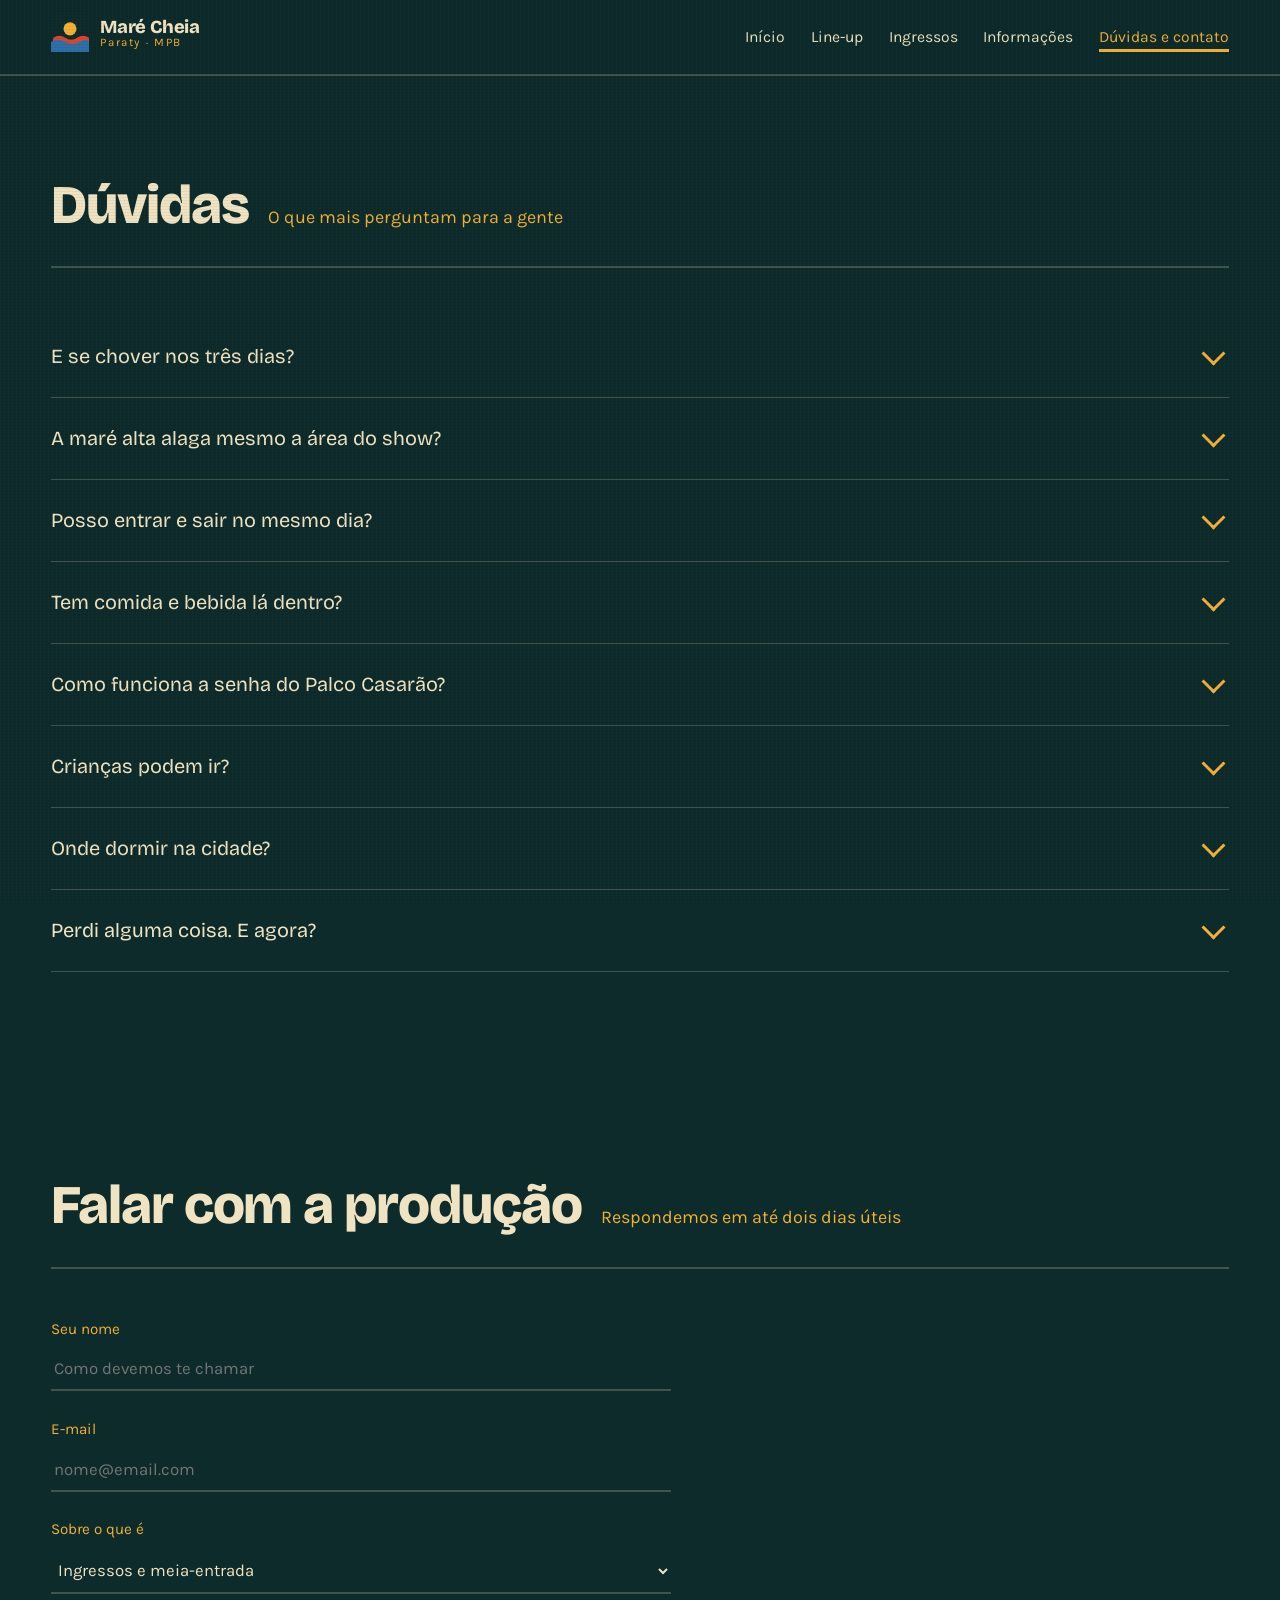
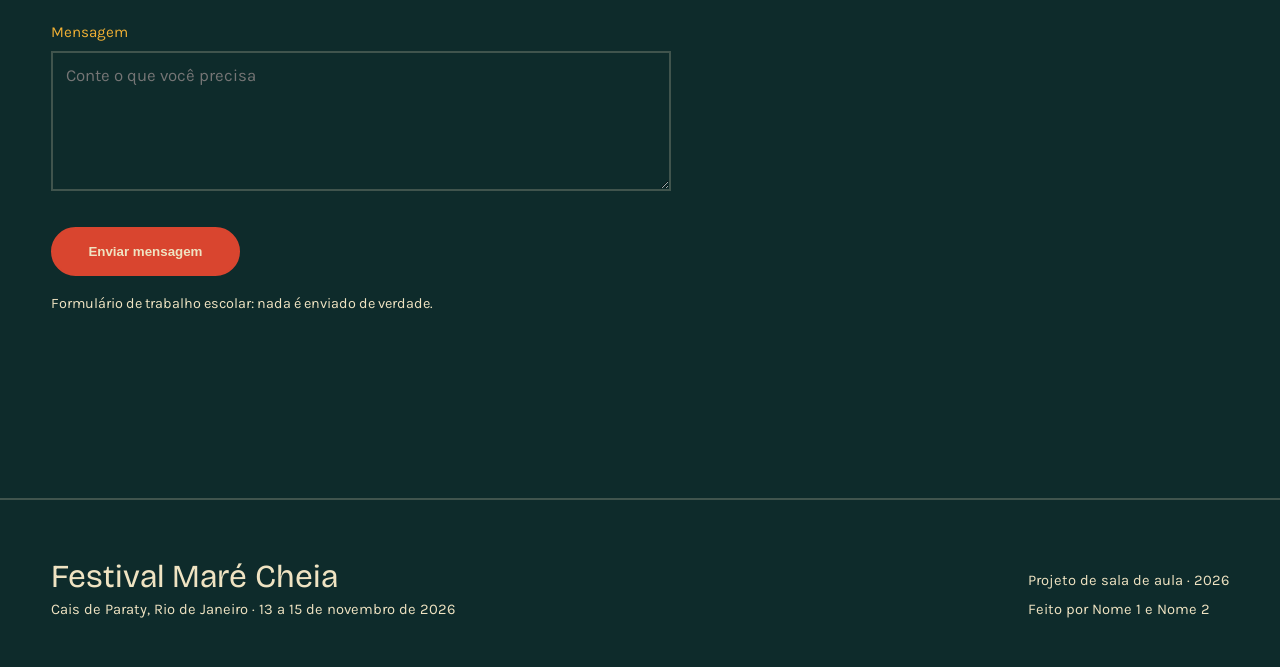
<file: faq.html>
<!DOCTYPE html>
<html lang="pt-BR">
<head>
<meta charset="UTF-8">
<meta name="viewport" content="width=device-width, initial-scale=1">
<title>Dúvidas e contato — Festival Maré Cheia</title>
<meta name="description" content="Perguntas frequentes e formulário de contato do Festival Maré Cheia.">
<link rel="icon" href="img/logo.svg" type="image/svg+xml">
<link rel="preconnect" href="https://fonts.googleapis.com">
<link rel="preconnect" href="https://fonts.gstatic.com" crossorigin>
<link href="https://fonts.googleapis.com/css2?family=Bricolage+Grotesque:opsz,wght@12..96,700;12..96,800&family=Karla:wght@400;700&display=swap" rel="stylesheet">
<link rel="stylesheet" href="style.css">
</head>
<body>

<header class="topo">
  <div class="wrap">
    <a class="marca" href="index.html">
      <img src="img/logo.svg" alt="">
      <span>Maré Cheia<small>Paraty · MPB</small></span>
    </a>
    <nav aria-label="Menu principal">
      <ul class="menu">
        <li><a href="index.html">Início</a></li>
        <li><a href="lineup.html">Line-up</a></li>
        <li><a href="ingressos.html">Ingressos</a></li>
        <li><a href="informacoes.html">Informações</a></li>
        <li><a class="atual" href="faq.html" aria-current="page">Dúvidas e contato</a></li>
      </ul>
    </nav>
  </div>
</header>

<main>
  <section>
    <div class="wrap">
      <div class="titulo-secao">
        <h2>Dúvidas</h2>
        <p>O que mais perguntam para a gente</p>
      </div>

      <details class="duvida revela">
        <summary>E se chover nos três dias?</summary>
        <div class="resposta"><p>O festival acontece com chuva. O Palco Cais tem cobertura sobre o palco, não sobre o público, então leve capa. Só interrompemos por raio na baía ou por vento acima de 60 km/h, e nesse caso o show recomeça assim que a equipe liberar.</p></div>
      </details>

      <details class="duvida revela">
        <summary>A maré alta alaga mesmo a área do show?</summary>
        <div class="resposta"><p>Sim, e faz parte. Nas noites de maré cheia a água sobe até uns 20 centímetros em parte da Rua da Praia. A área elevada do trapiche e o Casarão ficam secos, e a equipe sinaliza os trechos alagados com fita refletiva.</p></div>
      </details>

      <details class="duvida revela">
        <summary>Posso entrar e sair no mesmo dia?</summary>
        <div class="resposta"><p>Pode, quantas vezes quiser, até as 23h. Depois desse horário o portão funciona só para saída, porque a capacidade do centro histórico já está no limite.</p></div>
      </details>

      <details class="duvida revela">
        <summary>Tem comida e bebida lá dentro?</summary>
        <div class="resposta"><p>Tem uma rua de barracas com cozinhas de Paraty e da Ilha do Araújo, com opções vegetarianas em todas elas. O pagamento é por cartão ou Pix, sem dinheiro. Água é de graça nos bebedouros ao lado de cada palco.</p></div>
      </details>

      <details class="duvida revela">
        <summary>Como funciona a senha do Palco Casarão?</summary>
        <div class="resposta"><p>São 300 lugares. A distribuição de senhas começa às 18h na porta da casa, uma por pessoa presente. Quem tem o ingresso Trapiche entra sem senha; quem tem passaporte entra sem senha até as 21h.</p></div>
      </details>

      <details class="duvida revela">
        <summary>Crianças podem ir?</summary>
        <div class="resposta"><p>Até 10 anos não pagam e entram acompanhadas por um responsável. De 11 a 15 anos, ingresso normal e responsável junto. Emprestamos protetor auricular infantil no posto de apoio, com devolução na saída.</p></div>
      </details>

      <details class="duvida revela">
        <summary>Onde dormir na cidade?</summary>
        <div class="resposta"><p>Quem tem passaporte ou Trapiche recebe por e-mail a lista de pousadas parceiras com 20% de desconto. Novembro é baixa temporada em Paraty, mas a cidade lota no fim de semana do festival: reserve com antecedência.</p></div>
      </details>

      <details class="duvida revela">
        <summary>Perdi alguma coisa. E agora?</summary>
        <div class="resposta"><p>Os achados ficam no posto de apoio, ao lado do portão, durante o festival, e depois na Casa da Cultura por 30 dias. Descreva o objeto no formulário abaixo que a gente confere e responde.</p></div>
      </details>
    </div>
  </section>

  <section>
    <div class="wrap revela">
      <div class="titulo-secao">
        <h2>Falar com a produção</h2>
        <p>Respondemos em até dois dias úteis</p>
      </div>

      <form>
        <div class="campo">
          <label for="nome">Seu nome</label>
          <input type="text" id="nome" name="nome" placeholder="Como devemos te chamar">
        </div>
        <div class="campo">
          <label for="email">E-mail</label>
          <input type="email" id="email" name="email" placeholder="nome@email.com">
        </div>
        <div class="campo">
          <label for="assunto">Sobre o que é</label>
          <select id="assunto" name="assunto">
            <option>Ingressos e meia-entrada</option>
            <option>Acessibilidade</option>
            <option>Achados e perdidos</option>
            <option>Imprensa</option>
            <option>Quero tocar no festival</option>
          </select>
        </div>
        <div class="campo">
          <label for="mensagem">Mensagem</label>
          <textarea id="mensagem" name="mensagem" placeholder="Conte o que você precisa"></textarea>
        </div>
        <button class="botao" type="button">Enviar mensagem</button>
        <p style="font-size:0.9rem;margin-top:1rem;">Formulário de trabalho escolar: nada é enviado de verdade.</p>
      </form>
    </div>
  </section>
</main>

<footer class="rodape">
  <div class="wrap">
    <div>
      <p class="marca-pe">Festival Maré Cheia</p>
      <p>Cais de Paraty, Rio de Janeiro · 13 a 15 de novembro de 2026</p>
    </div>
    <div>
      <p>Projeto de sala de aula · 2026</p>
      <p>Feito por Nome 1 e Nome 2</p>
    </div>
  </div>
</footer>

<script>
  const obs = new IntersectionObserver((entradas) => {
    entradas.forEach((e) => {
      if (e.isIntersecting) { e.target.classList.add('visivel'); obs.unobserve(e.target); }
    });
  }, { threshold: 0.15 });
  document.querySelectorAll('.revela').forEach((a) => obs.observe(a));

  // fecha as outras perguntas ao abrir uma
  const duvidas = document.querySelectorAll('.duvida');
  duvidas.forEach((d) => d.addEventListener('toggle', () => {
    if (d.open) duvidas.forEach((o) => { if (o !== d) o.open = false; });
  }));
</script>

</body>
</html>
</file>
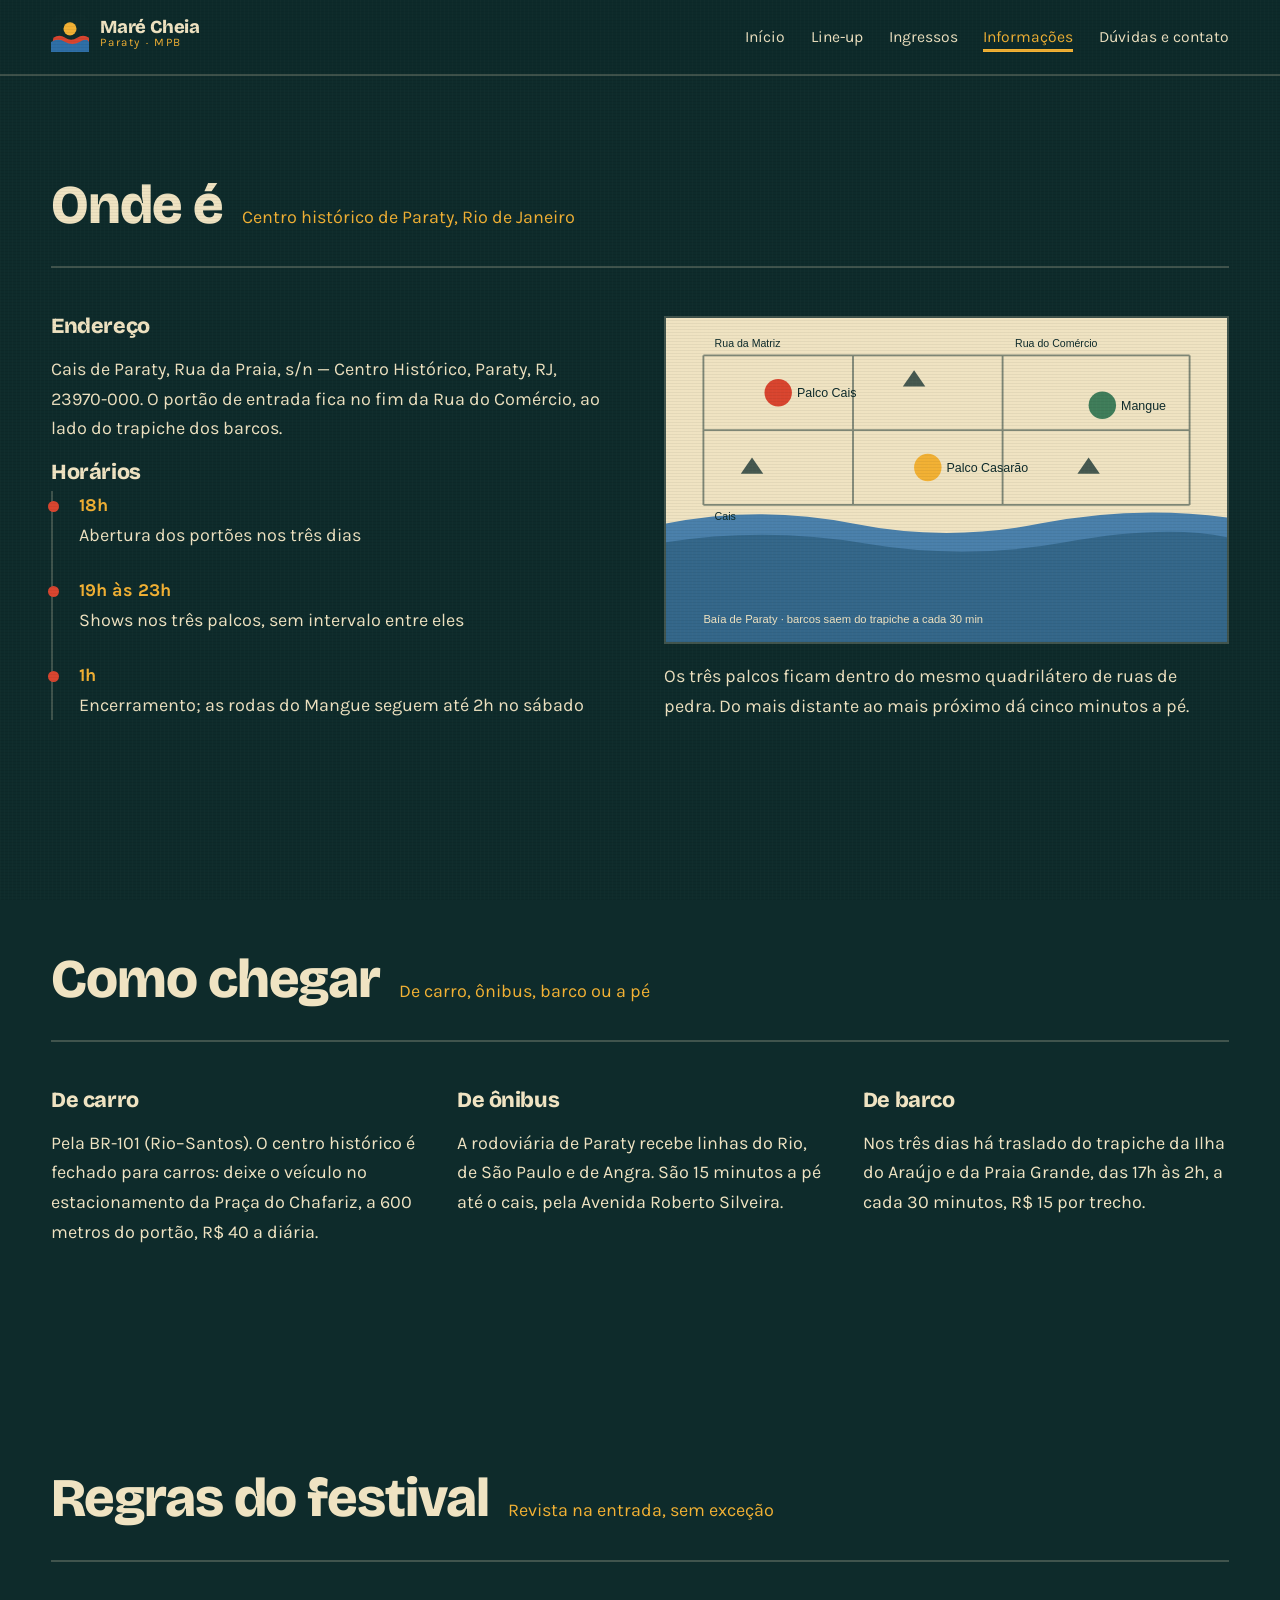
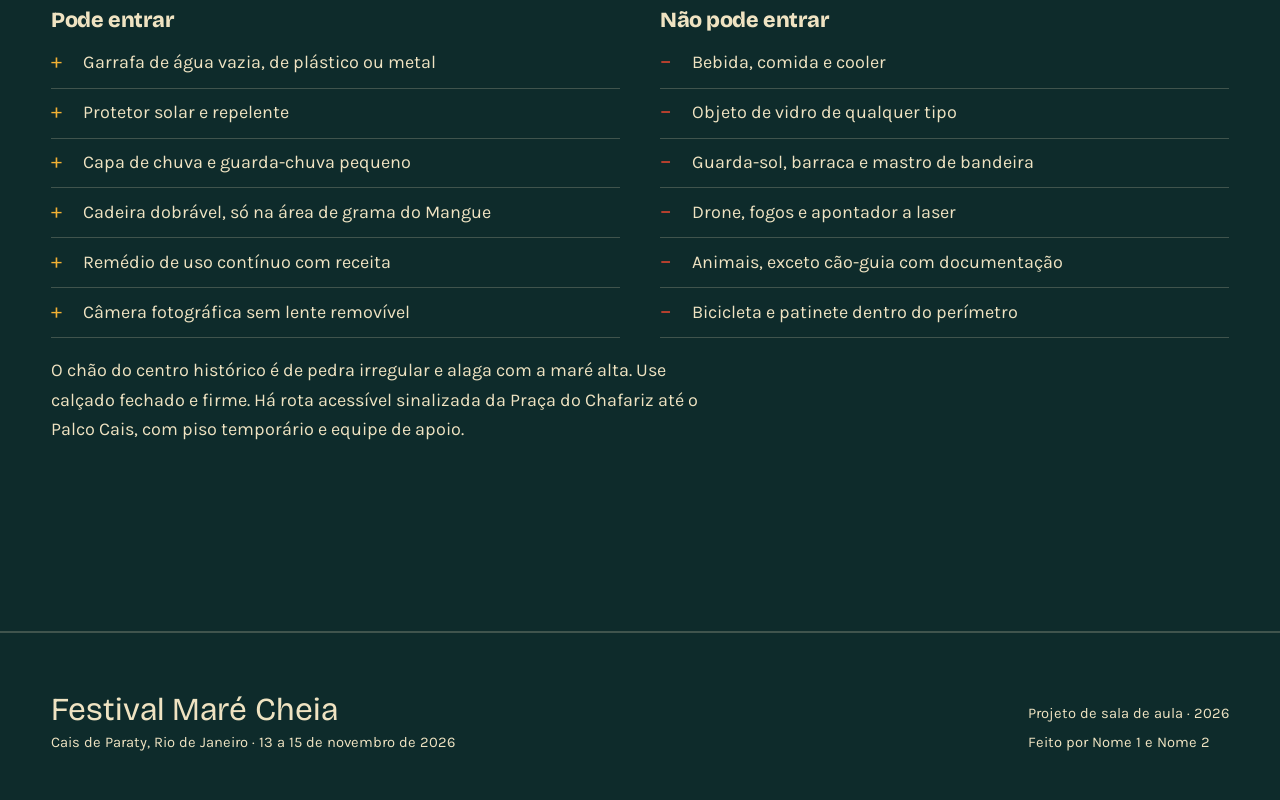
<file: informacoes.html>
<!DOCTYPE html>
<html lang="pt-BR">
<head>
<meta charset="UTF-8">
<meta name="viewport" content="width=device-width, initial-scale=1">
<title>Informações — Festival Maré Cheia</title>
<meta name="description" content="Endereço, como chegar, mapa dos palcos e regras do Festival Maré Cheia.">
<link rel="icon" href="img/logo.svg" type="image/svg+xml">
<link rel="preconnect" href="https://fonts.googleapis.com">
<link rel="preconnect" href="https://fonts.gstatic.com" crossorigin>
<link href="https://fonts.googleapis.com/css2?family=Bricolage+Grotesque:opsz,wght@12..96,700;12..96,800&family=Karla:wght@400;700&display=swap" rel="stylesheet">
<link rel="stylesheet" href="style.css">
</head>
<body>

<header class="topo">
  <div class="wrap">
    <a class="marca" href="index.html">
      <img src="img/logo.svg" alt="">
      <span>Maré Cheia<small>Paraty · MPB</small></span>
    </a>
    <nav aria-label="Menu principal">
      <ul class="menu">
        <li><a href="index.html">Início</a></li>
        <li><a href="lineup.html">Line-up</a></li>
        <li><a href="ingressos.html">Ingressos</a></li>
        <li><a class="atual" href="informacoes.html" aria-current="page">Informações</a></li>
        <li><a href="faq.html">Dúvidas e contato</a></li>
      </ul>
    </nav>
  </div>
</header>

<main>
  <section>
    <div class="wrap">
      <div class="titulo-secao">
        <h2>Onde é</h2>
        <p>Centro histórico de Paraty, Rio de Janeiro</p>
      </div>
      <div class="duas-colunas">
        <div class="revela">
          <h3>Endereço</h3>
          <p>Cais de Paraty, Rua da Praia, s/n — Centro Histórico, Paraty, RJ, 23970-000. O portão de entrada fica no fim da Rua do Comércio, ao lado do trapiche dos barcos.</p>
          <h3>Horários</h3>
          <div class="linha-tempo">
            <div><strong>18h</strong><br>Abertura dos portões nos três dias</div>
            <div><strong>19h às 23h</strong><br>Shows nos três palcos, sem intervalo entre eles</div>
            <div><strong>1h</strong><br>Encerramento; as rodas do Mangue seguem até 2h no sábado</div>
          </div>
        </div>
        <div class="revela">
          <img class="mapa" src="img/mapa.svg" alt="Mapa ilustrado do centro histórico de Paraty com os três palcos marcados: Palco Cais, Palco Casarão e Palco Mangue">
          <p>Os três palcos ficam dentro do mesmo quadrilátero de ruas de pedra. Do mais distante ao mais próximo dá cinco minutos a pé.</p>
        </div>
      </div>
    </div>
  </section>

  <section>
    <div class="wrap">
      <div class="titulo-secao revela">
        <h2>Como chegar</h2>
        <p>De carro, ônibus, barco ou a pé</p>
      </div>
      <div class="regras revela">
        <div>
          <h3>De carro</h3>
          <p>Pela BR-101 (Rio–Santos). O centro histórico é fechado para carros: deixe o veículo no estacionamento da Praça do Chafariz, a 600 metros do portão, R$ 40 a diária.</p>
        </div>
        <div>
          <h3>De ônibus</h3>
          <p>A rodoviária de Paraty recebe linhas do Rio, de São Paulo e de Angra. São 15 minutos a pé até o cais, pela Avenida Roberto Silveira.</p>
        </div>
        <div>
          <h3>De barco</h3>
          <p>Nos três dias há traslado do trapiche da Ilha do Araújo e da Praia Grande, das 17h às 2h, a cada 30 minutos, R$ 15 por trecho.</p>
        </div>
      </div>
    </div>
  </section>

  <section>
    <div class="wrap">
      <div class="titulo-secao revela">
        <h2>Regras do festival</h2>
        <p>Revista na entrada, sem exceção</p>
      </div>
      <div class="regras revela">
        <div>
          <h3>Pode entrar</h3>
          <ul class="pode">
            <li>Garrafa de água vazia, de plástico ou metal</li>
            <li>Protetor solar e repelente</li>
            <li>Capa de chuva e guarda-chuva pequeno</li>
            <li>Cadeira dobrável, só na área de grama do Mangue</li>
            <li>Remédio de uso contínuo com receita</li>
            <li>Câmera fotográfica sem lente removível</li>
          </ul>
        </div>
        <div>
          <h3>Não pode entrar</h3>
          <ul class="nao-pode">
            <li>Bebida, comida e cooler</li>
            <li>Objeto de vidro de qualquer tipo</li>
            <li>Guarda-sol, barraca e mastro de bandeira</li>
            <li>Drone, fogos e apontador a laser</li>
            <li>Animais, exceto cão-guia com documentação</li>
            <li>Bicicleta e patinete dentro do perímetro</li>
          </ul>
        </div>
      </div>
      <p class="revela">O chão do centro histórico é de pedra irregular e alaga com a maré alta. Use calçado fechado e firme. Há rota acessível sinalizada da Praça do Chafariz até o Palco Cais, com piso temporário e equipe de apoio.</p>
    </div>
  </section>
</main>

<footer class="rodape">
  <div class="wrap">
    <div>
      <p class="marca-pe">Festival Maré Cheia</p>
      <p>Cais de Paraty, Rio de Janeiro · 13 a 15 de novembro de 2026</p>
    </div>
    <div>
      <p>Projeto de sala de aula · 2026</p>
      <p>Feito por Nome 1 e Nome 2</p>
    </div>
  </div>
</footer>

<script>
  const obs = new IntersectionObserver((entradas) => {
    entradas.forEach((e) => {
      if (e.isIntersecting) { e.target.classList.add('visivel'); obs.unobserve(e.target); }
    });
  }, { threshold: 0.15 });
  document.querySelectorAll('.revela').forEach((a) => obs.observe(a));
</script>

</body>
</html>
</file>
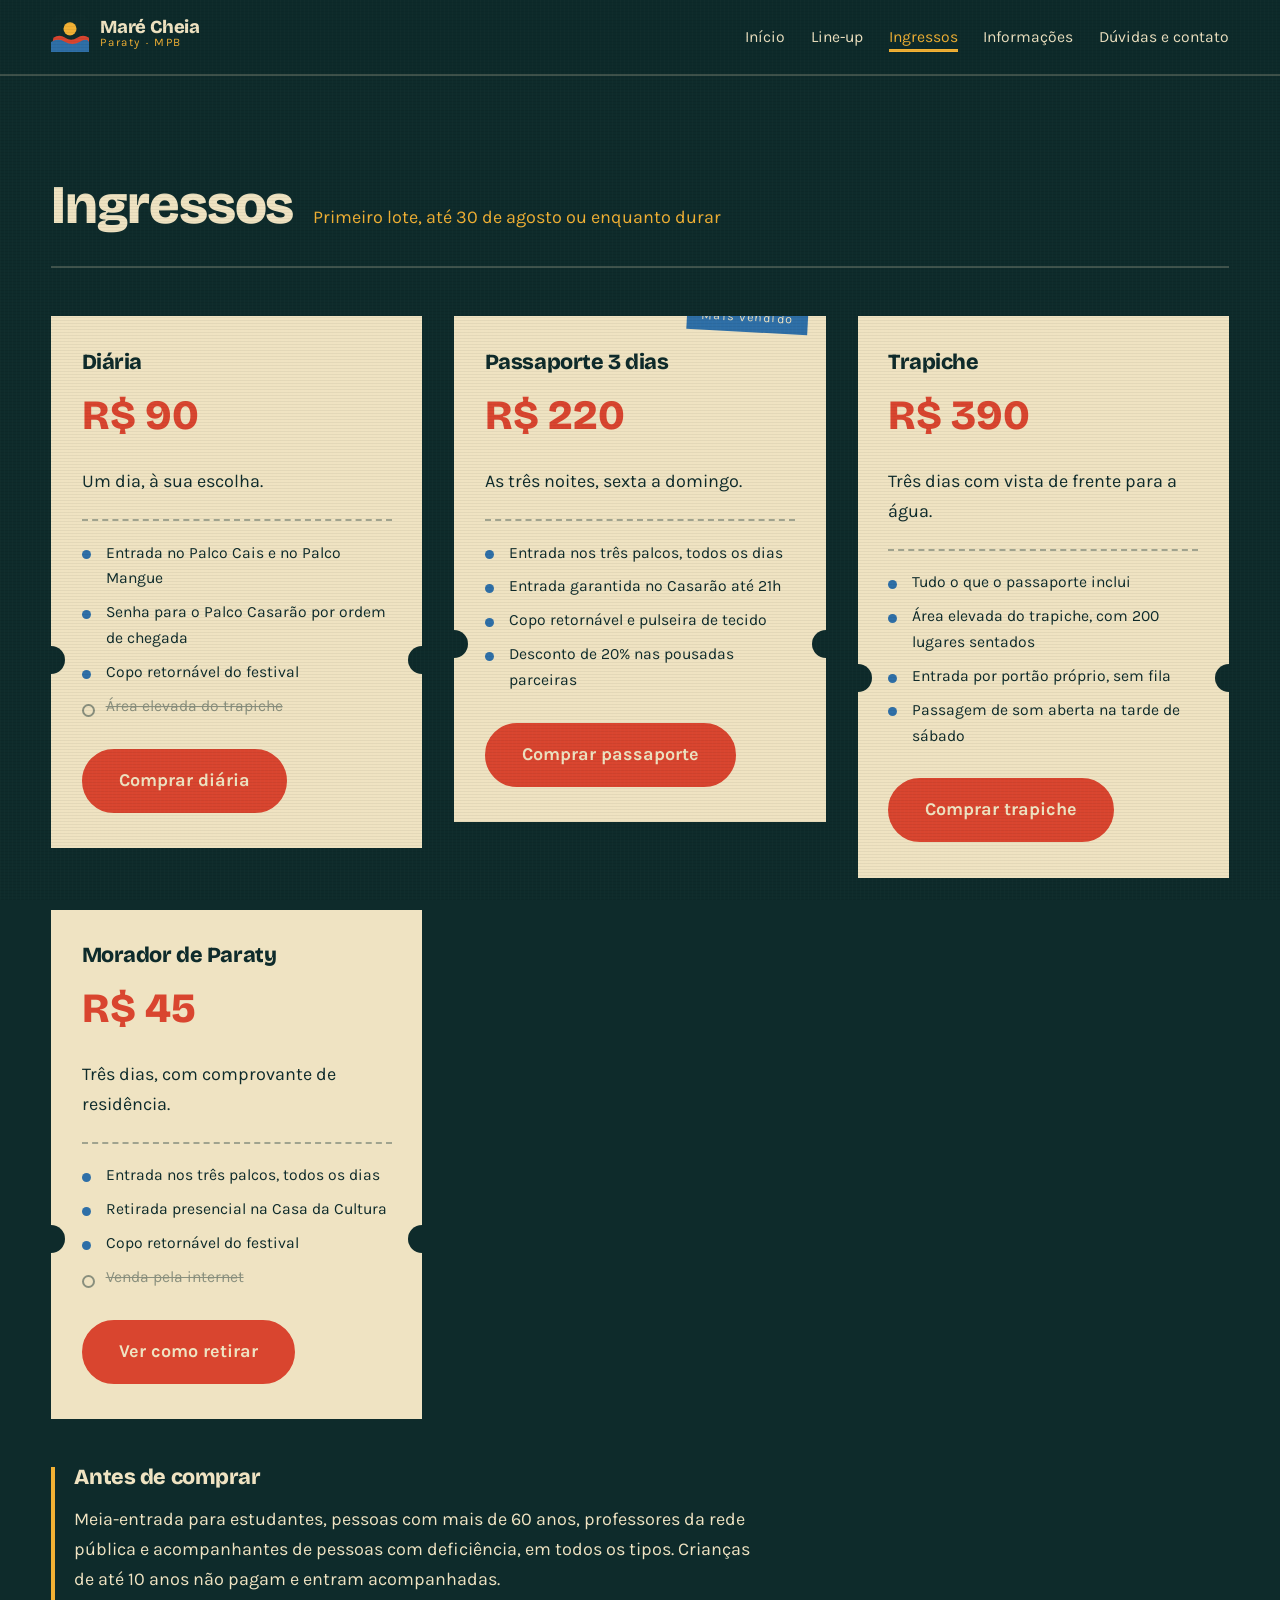
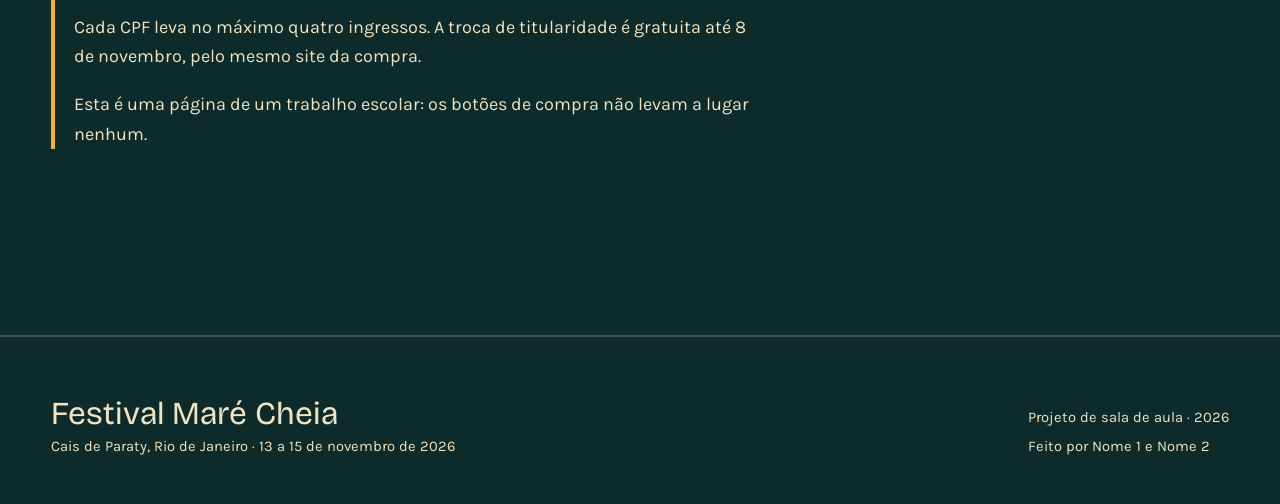
<file: ingressos.html>
<!DOCTYPE html>
<html lang="pt-BR">
<head>
<meta charset="UTF-8">
<meta name="viewport" content="width=device-width, initial-scale=1">
<title>Ingressos — Festival Maré Cheia</title>
<meta name="description" content="Quatro tipos de ingresso para o Festival Maré Cheia, com preços e o que está incluído.">
<link rel="icon" href="img/logo.svg" type="image/svg+xml">
<link rel="preconnect" href="https://fonts.googleapis.com">
<link rel="preconnect" href="https://fonts.gstatic.com" crossorigin>
<link href="https://fonts.googleapis.com/css2?family=Bricolage+Grotesque:opsz,wght@12..96,700;12..96,800&family=Karla:wght@400;700&display=swap" rel="stylesheet">
<link rel="stylesheet" href="style.css">
</head>
<body>

<header class="topo">
  <div class="wrap">
    <a class="marca" href="index.html">
      <img src="img/logo.svg" alt="">
      <span>Maré Cheia<small>Paraty · MPB</small></span>
    </a>
    <nav aria-label="Menu principal">
      <ul class="menu">
        <li><a href="index.html">Início</a></li>
        <li><a href="lineup.html">Line-up</a></li>
        <li><a class="atual" href="ingressos.html" aria-current="page">Ingressos</a></li>
        <li><a href="informacoes.html">Informações</a></li>
        <li><a href="faq.html">Dúvidas e contato</a></li>
      </ul>
    </nav>
  </div>
</header>

<main>
  <section>
    <div class="wrap">
      <div class="titulo-secao">
        <h2>Ingressos</h2>
        <p>Primeiro lote, até 30 de agosto ou enquanto durar</p>
      </div>

      <div class="ingressos">

        <article class="ingresso revela">
          <h3>Diária</h3>
          <span class="preco">R$ 90</span>
          <p>Um dia, à sua escolha.</p>
          <ul>
            <li>Entrada no Palco Cais e no Palco Mangue</li>
            <li>Senha para o Palco Casarão por ordem de chegada</li>
            <li>Copo retornável do festival</li>
            <li class="fora">Área elevada do trapiche</li>
          </ul>
          <a class="botao" href="#comprar">Comprar diária</a>
        </article>

        <article class="ingresso revela">
          <span class="selo">Mais vendido</span>
          <h3>Passaporte 3 dias</h3>
          <span class="preco">R$ 220</span>
          <p>As três noites, sexta a domingo.</p>
          <ul>
            <li>Entrada nos três palcos, todos os dias</li>
            <li>Entrada garantida no Casarão até 21h</li>
            <li>Copo retornável e pulseira de tecido</li>
            <li>Desconto de 20% nas pousadas parceiras</li>
          </ul>
          <a class="botao" href="#comprar">Comprar passaporte</a>
        </article>

        <article class="ingresso revela">
          <h3>Trapiche</h3>
          <span class="preco">R$ 390</span>
          <p>Três dias com vista de frente para a água.</p>
          <ul>
            <li>Tudo o que o passaporte inclui</li>
            <li>Área elevada do trapiche, com 200 lugares sentados</li>
            <li>Entrada por portão próprio, sem fila</li>
            <li>Passagem de som aberta na tarde de sábado</li>
          </ul>
          <a class="botao" href="#comprar">Comprar trapiche</a>
        </article>

        <article class="ingresso revela">
          <h3>Morador de Paraty</h3>
          <span class="preco">R$ 45</span>
          <p>Três dias, com comprovante de residência.</p>
          <ul>
            <li>Entrada nos três palcos, todos os dias</li>
            <li>Retirada presencial na Casa da Cultura</li>
            <li>Copo retornável do festival</li>
            <li class="fora">Venda pela internet</li>
          </ul>
          <a class="botao" href="#comprar">Ver como retirar</a>
        </article>

      </div>

      <div class="aviso-lote revela" id="comprar">
        <h3>Antes de comprar</h3>
        <p>Meia-entrada para estudantes, pessoas com mais de 60 anos, professores da rede pública e acompanhantes de pessoas com deficiência, em todos os tipos. Crianças de até 10 anos não pagam e entram acompanhadas.</p>
        <p>Cada CPF leva no máximo quatro ingressos. A troca de titularidade é gratuita até 8 de novembro, pelo mesmo site da compra.</p>
        <p>Esta é uma página de um trabalho escolar: os botões de compra não levam a lugar nenhum.</p>
      </div>
    </div>
  </section>
</main>

<footer class="rodape">
  <div class="wrap">
    <div>
      <p class="marca-pe">Festival Maré Cheia</p>
      <p>Cais de Paraty, Rio de Janeiro · 13 a 15 de novembro de 2026</p>
    </div>
    <div>
      <p>Projeto de sala de aula · 2026</p>
      <p>Feito por Nome 1 e Nome 2</p>
    </div>
  </div>
</footer>

<script>
  const obs = new IntersectionObserver((entradas) => {
    entradas.forEach((e) => {
      if (e.isIntersecting) { e.target.classList.add('visivel'); obs.unobserve(e.target); }
    });
  }, { threshold: 0.15 });
  document.querySelectorAll('.revela').forEach((a) => obs.observe(a));
</script>

</body>
</html>
</file>
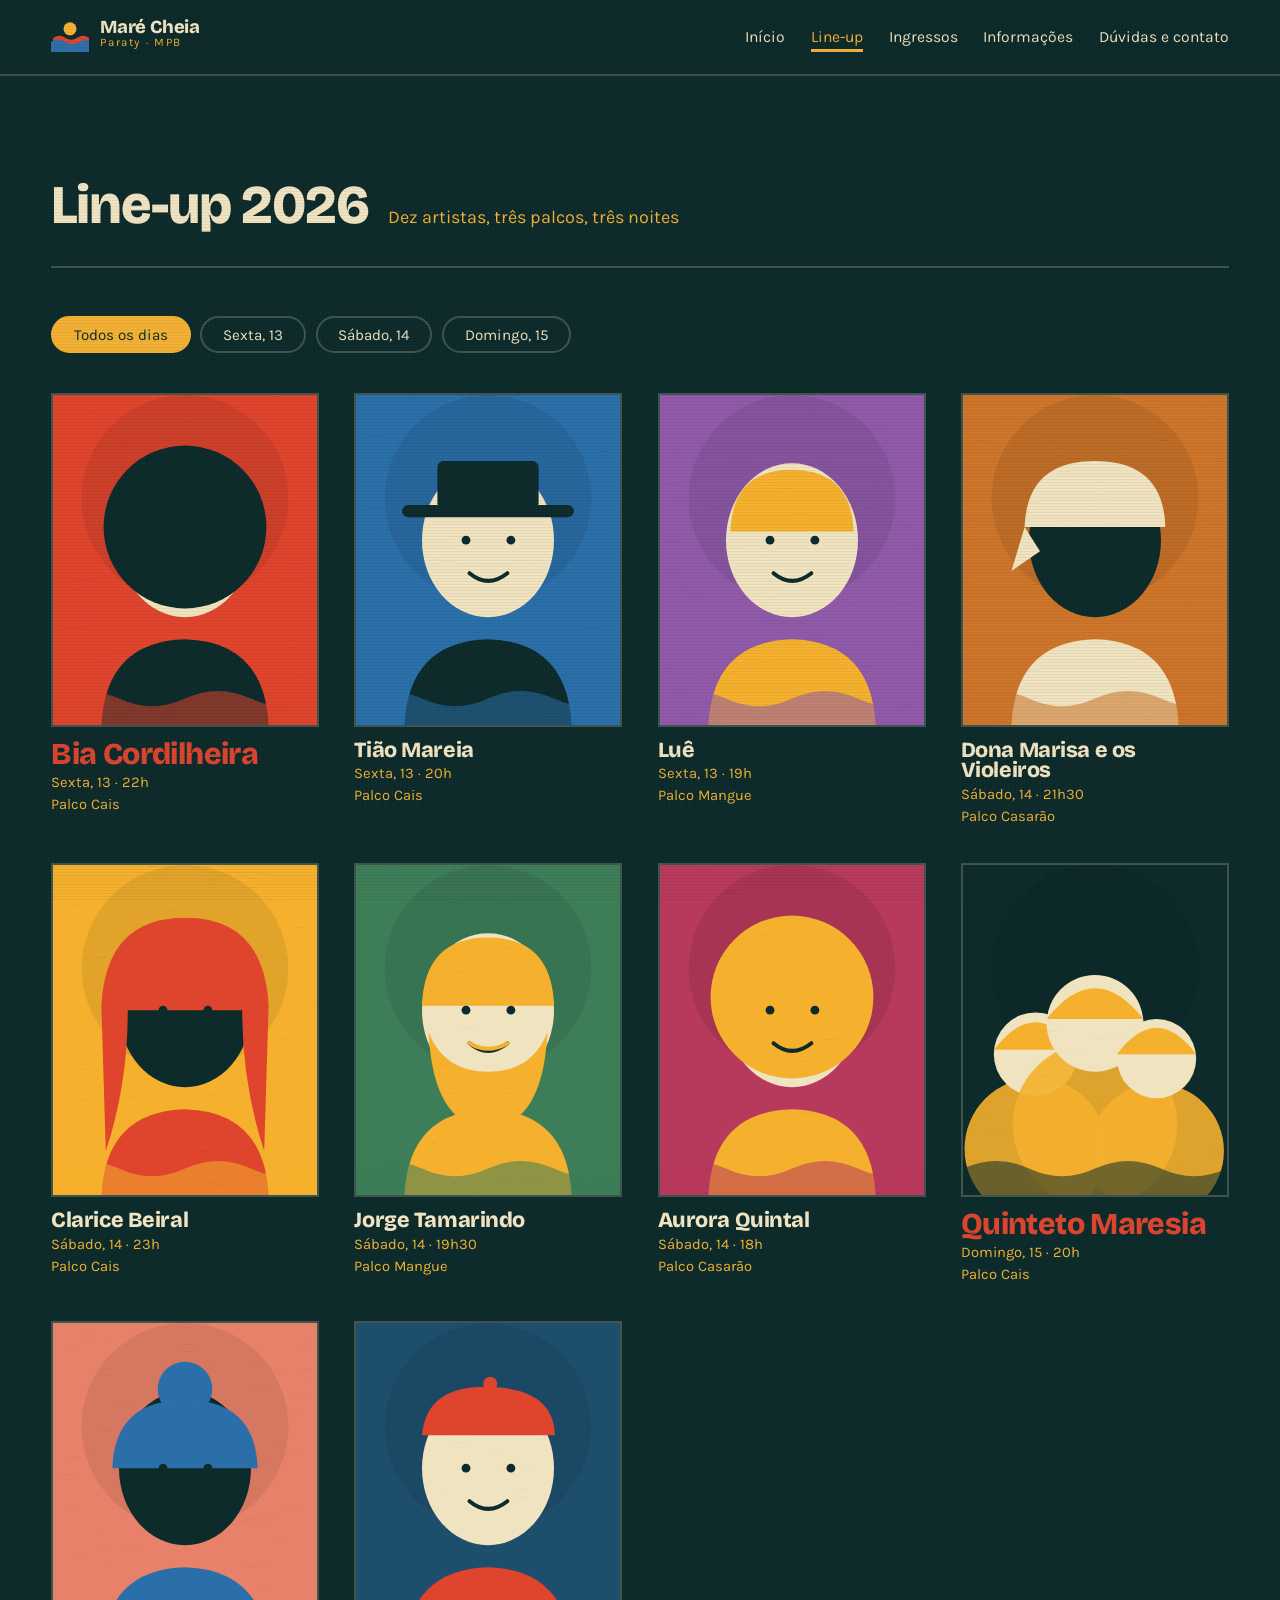
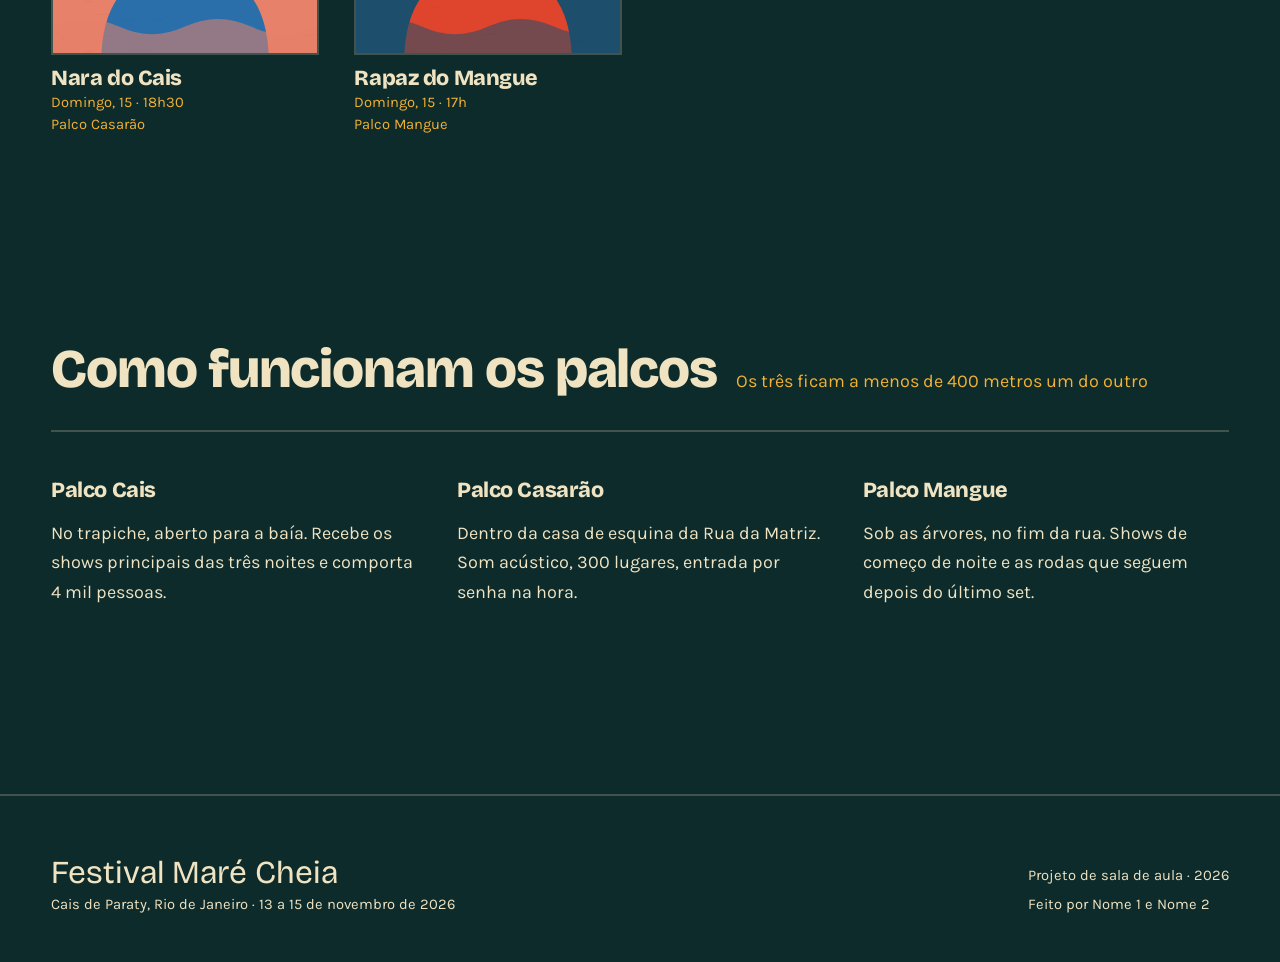
<file: lineup.html>
<!DOCTYPE html>
<html lang="pt-BR">
<head>
<meta charset="UTF-8">
<meta name="viewport" content="width=device-width, initial-scale=1">
<title>Line-up — Festival Maré Cheia</title>
<meta name="description" content="Os dez artistas do Festival Maré Cheia, com dia, horário e palco.">
<link rel="icon" href="img/logo.svg" type="image/svg+xml">
<link rel="preconnect" href="https://fonts.googleapis.com">
<link rel="preconnect" href="https://fonts.gstatic.com" crossorigin>
<link href="https://fonts.googleapis.com/css2?family=Bricolage+Grotesque:opsz,wght@12..96,700;12..96,800&family=Karla:wght@400;700&display=swap" rel="stylesheet">
<link rel="stylesheet" href="style.css">
</head>
<body>

<header class="topo">
  <div class="wrap">
    <a class="marca" href="index.html">
      <img src="img/logo.svg" alt="">
      <span>Maré Cheia<small>Paraty · MPB</small></span>
    </a>
    <nav aria-label="Menu principal">
      <ul class="menu">
        <li><a href="index.html">Início</a></li>
        <li><a class="atual" href="lineup.html" aria-current="page">Line-up</a></li>
        <li><a href="ingressos.html">Ingressos</a></li>
        <li><a href="informacoes.html">Informações</a></li>
        <li><a href="faq.html">Dúvidas e contato</a></li>
      </ul>
    </nav>
  </div>
</header>

<main>
  <section>
    <div class="wrap">
      <div class="titulo-secao">
        <h2>Line-up 2026</h2>
        <p>Dez artistas, três palcos, três noites</p>
      </div>

      <div class="filtros" role="group" aria-label="Filtrar por dia">
        <button type="button" data-dia="todos" aria-pressed="true">Todos os dias</button>
        <button type="button" data-dia="sexta" aria-pressed="false">Sexta, 13</button>
        <button type="button" data-dia="sabado" aria-pressed="false">Sábado, 14</button>
        <button type="button" data-dia="domingo" aria-pressed="false">Domingo, 15</button>
      </div>

      <div class="grade-artistas">

        <article class="artista cabeca-de-cartaz revela" data-dia="sexta">
          <figure><img src="img/bia-cordilheira.svg" alt="Retrato ilustrado de Bia Cordilheira"></figure>
          <h3>Bia Cordilheira</h3>
          <p class="ficha">Sexta, 13 · 22h<br>Palco Cais</p>
        </article>

        <article class="artista revela" data-dia="sexta">
          <figure><img src="img/tiao-mareia.svg" alt="Retrato ilustrado de Tião Mareia"></figure>
          <h3>Tião Mareia</h3>
          <p class="ficha">Sexta, 13 · 20h<br>Palco Cais</p>
        </article>

        <article class="artista revela" data-dia="sexta">
          <figure><img src="img/lue.svg" alt="Retrato ilustrado de Luê"></figure>
          <h3>Luê</h3>
          <p class="ficha">Sexta, 13 · 19h<br>Palco Mangue</p>
        </article>

        <article class="artista revela" data-dia="sabado">
          <figure><img src="img/dona-marisa.svg" alt="Retrato ilustrado de Dona Marisa"></figure>
          <h3>Dona Marisa e os Violeiros</h3>
          <p class="ficha">Sábado, 14 · 21h30<br>Palco Casarão</p>
        </article>

        <article class="artista revela" data-dia="sabado">
          <figure><img src="img/clarice-beiral.svg" alt="Retrato ilustrado de Clarice Beiral"></figure>
          <h3>Clarice Beiral</h3>
          <p class="ficha">Sábado, 14 · 23h<br>Palco Cais</p>
        </article>

        <article class="artista revela" data-dia="sabado">
          <figure><img src="img/jorge-tamarindo.svg" alt="Retrato ilustrado de Jorge Tamarindo"></figure>
          <h3>Jorge Tamarindo</h3>
          <p class="ficha">Sábado, 14 · 19h30<br>Palco Mangue</p>
        </article>

        <article class="artista revela" data-dia="sabado">
          <figure><img src="img/aurora-quintal.svg" alt="Retrato ilustrado de Aurora Quintal"></figure>
          <h3>Aurora Quintal</h3>
          <p class="ficha">Sábado, 14 · 18h<br>Palco Casarão</p>
        </article>

        <article class="artista cabeca-de-cartaz revela" data-dia="domingo">
          <figure><img src="img/quinteto-maresia.svg" alt="Retrato ilustrado do Quinteto Maresia"></figure>
          <h3>Quinteto Maresia</h3>
          <p class="ficha">Domingo, 15 · 20h<br>Palco Cais</p>
        </article>

        <article class="artista revela" data-dia="domingo">
          <figure><img src="img/nara-do-cais.svg" alt="Retrato ilustrado de Nara do Cais"></figure>
          <h3>Nara do Cais</h3>
          <p class="ficha">Domingo, 15 · 18h30<br>Palco Casarão</p>
        </article>

        <article class="artista revela" data-dia="domingo">
          <figure><img src="img/rapaz-do-mangue.svg" alt="Retrato ilustrado do Rapaz do Mangue"></figure>
          <h3>Rapaz do Mangue</h3>
          <p class="ficha">Domingo, 15 · 17h<br>Palco Mangue</p>
        </article>

      </div>
    </div>
  </section>

  <section>
    <div class="wrap revela">
      <div class="titulo-secao">
        <h2>Como funcionam os palcos</h2>
        <p>Os três ficam a menos de 400 metros um do outro</p>
      </div>
      <div class="regras">
        <div>
          <h3>Palco Cais</h3>
          <p>No trapiche, aberto para a baía. Recebe os shows principais das três noites e comporta 4 mil pessoas.</p>
        </div>
        <div>
          <h3>Palco Casarão</h3>
          <p>Dentro da casa de esquina da Rua da Matriz. Som acústico, 300 lugares, entrada por senha na hora.</p>
        </div>
        <div>
          <h3>Palco Mangue</h3>
          <p>Sob as árvores, no fim da rua. Shows de começo de noite e as rodas que seguem depois do último set.</p>
        </div>
      </div>
    </div>
  </section>
</main>

<footer class="rodape">
  <div class="wrap">
    <div>
      <p class="marca-pe">Festival Maré Cheia</p>
      <p>Cais de Paraty, Rio de Janeiro · 13 a 15 de novembro de 2026</p>
    </div>
    <div>
      <p>Projeto de sala de aula · 2026</p>
      <p>Feito por Nome 1 e Nome 2</p>
    </div>
  </div>
</footer>

<script>
  const obs = new IntersectionObserver((entradas) => {
    entradas.forEach((e) => {
      if (e.isIntersecting) { e.target.classList.add('visivel'); obs.unobserve(e.target); }
    });
  }, { threshold: 0.15 });
  document.querySelectorAll('.revela').forEach((a) => obs.observe(a));

  const botoes = document.querySelectorAll('.filtros button');
  const artistas = document.querySelectorAll('.artista');
  botoes.forEach((botao) => {
    botao.addEventListener('click', () => {
      botoes.forEach((b) => b.setAttribute('aria-pressed', b === botao));
      const dia = botao.dataset.dia;
      artistas.forEach((artista) => {
        artista.hidden = dia !== 'todos' && artista.dataset.dia !== dia;
      });
    });
  });
</script>

</body>
</html>
</file>
<file: style.css>
/* ==========================================================
   Festival Maré Cheia — folha de estilo única
   Paleta:  #0E2B2B verde-maré (fundo)
            #EFE3C2 areia (texto)
            #D9452F coral (destaques e botões)
            #F2B134 amarelo-maracujá (detalhes)
            #2E6FA7 azulejo (apoio)
   Fontes:  Bricolage Grotesque (títulos) · Karla (textos)
   ========================================================== */

:root {
  --mar: #0E2B2B;
  --mar-claro: #16403C;
  --areia: #EFE3C2;
  --coral: #D9452F;
  --maracuja: #F2B134;
  --azulejo: #2E6FA7;
  --linha: rgba(239, 227, 194, 0.22);
}

* { box-sizing: border-box; }

html { scroll-behavior: smooth; }

body {
  margin: 0;
  background: var(--mar);
  color: var(--areia);
  font-family: "Karla", system-ui, sans-serif;
  font-size: 18px;
  line-height: 1.65;
  -webkit-font-smoothing: antialiased;
}

/* papel granulado por cima de tudo */
body::after {
  content: "";
  position: fixed;
  inset: 0;
  pointer-events: none;
  z-index: 50;
  opacity: 0.35;
  background-image:
    repeating-linear-gradient(0deg, rgba(0,0,0,.14) 0 1px, transparent 1px 3px),
    repeating-linear-gradient(90deg, rgba(239,227,194,.05) 0 1px, transparent 1px 4px);
}

h1, h2, h3, .marca, .num {
  font-family: "Bricolage Grotesque", "Karla", sans-serif;
  font-weight: 800;
  line-height: 0.95;
  letter-spacing: -0.02em;
  margin: 0 0 0.4em;
}

h1 { font-size: clamp(2.6rem, 9vw, 6.5rem); }
h2 { font-size: clamp(2rem, 4.6vw, 3.4rem); }
h3 { font-size: 1.35rem; }

p { max-width: 62ch; }

a { color: var(--maracuja); }

.wrap {
  width: min(1180px, 92vw);
  margin-inline: auto;
}

section { padding: 6.5rem 0; }

/* ---------- header e menu ---------- */

.topo {
  position: sticky;
  top: 0;
  z-index: 40;
  background: rgba(14, 43, 43, 0.92);
  backdrop-filter: blur(8px);
  border-bottom: 2px solid var(--linha);
}

.topo .wrap {
  display: flex;
  align-items: center;
  justify-content: space-between;
  gap: 1.5rem;
  flex-wrap: wrap;
  padding: 0.9rem 0;
}

.marca {
  display: flex;
  align-items: center;
  gap: 0.7rem;
  font-size: 1.15rem;
  text-decoration: none;
  color: var(--areia);
}

.marca img { width: 38px; height: 38px; }

.marca span { display: block; }

.marca small {
  display: block;
  font-family: "Karla", sans-serif;
  font-weight: 400;
  font-size: 0.72rem;
  letter-spacing: 0.14em;
  color: var(--maracuja);
}

.menu {
  display: flex;
  gap: 1.6rem;
  list-style: none;
  margin: 0;
  padding: 0;
  flex-wrap: wrap;
}

.menu a {
  color: var(--areia);
  text-decoration: none;
  font-size: 0.98rem;
  padding: 0.25rem 0;
  position: relative;
}

.menu a::after {
  content: "";
  position: absolute;
  left: 0;
  bottom: -2px;
  height: 3px;
  width: 0;
  background: var(--coral);
  transition: width 0.25s ease;
}

.menu a:hover::after,
.menu a:focus-visible::after { width: 100%; }

.menu .atual { color: var(--maracuja); }
.menu .atual::after { width: 100%; background: var(--maracuja); }

/* ---------- hero da página inicial ---------- */

.hero {
  --cobre: 0;
  position: relative;
  min-height: 92vh;
  display: flex;
  flex-direction: column;
  justify-content: flex-end;
  padding: 7rem 0 0;
  overflow: hidden;
}

.hero .wrap { position: relative; z-index: 3; padding-bottom: 1rem; }

/* foto do cais de Paraty (troque img/paraty.jpg pela sua foto) */
.paisagem {
  position: absolute;
  inset: -12% 0 0;
  background-image: url("img/paraty.jpg"), url("img/paraty.svg");
  background-size: cover, cover;
  background-position: center 60%, center 60%;
  background-repeat: no-repeat;
  transform: scale(1.08);
  will-change: transform;
  z-index: 0;
}

/* escurece a foto de baixo para cima, para o texto ficar legivel */
.paisagem::after {
  content: "";
  position: absolute;
  inset: 0;
  background: linear-gradient(to bottom,
    rgba(14, 43, 43, 0.72) 0%,
    rgba(14, 43, 43, 0.45) 35%,
    rgba(14, 43, 43, 0.82) 78%,
    var(--mar) 100%);
}

/* o verde que cobre a foto conforme a pagina desce */
.veu {
  position: absolute;
  inset: 0;
  z-index: 2;
  background: var(--mar);
  opacity: var(--cobre);
}

.hero h1 { max-width: 14ch; }

.hero h1 em {
  font-style: normal;
  display: block;
  color: var(--coral);
  -webkit-text-stroke: 2px var(--coral);
}

.linha-topo {
  font-size: 0.95rem;
  letter-spacing: 0.22em;
  color: var(--maracuja);
  margin-bottom: 1.4rem;
}

.chamada {
  font-size: clamp(1.1rem, 2.2vw, 1.5rem);
  max-width: 34ch;
}

/* entrada orquestrada do hero */
.entra > * {
  opacity: 0;
  transform: translateY(26px);
  animation: entrar 0.9s cubic-bezier(.2,.75,.25,1) forwards;
}
.entra > *:nth-child(1) { animation-delay: 0.05s; }
.entra > *:nth-child(2) { animation-delay: 0.22s; }
.entra > *:nth-child(3) { animation-delay: 0.42s; }
.entra > *:nth-child(4) { animation-delay: 0.6s; }

@keyframes entrar {
  to { opacity: 1; transform: none; }
}

.botao {
  display: inline-block;
  background: var(--coral);
  color: var(--areia);
  text-decoration: none;
  font-weight: 700;
  padding: 0.95rem 2.2rem;
  border: 2px solid var(--coral);
  border-radius: 999px;
  transition: transform 0.2s ease, background 0.2s ease, color 0.2s ease;
}

.botao:hover,
.botao:focus-visible {
  background: transparent;
  color: var(--coral);
  transform: translateY(-3px);
}

.botao.vazado {
  background: transparent;
  border-color: var(--areia);
  color: var(--areia);
}
.botao.vazado:hover { background: var(--areia); color: var(--mar); }

/* maré animada embaixo do hero */
.mare {
  position: relative;
  z-index: 3;
  display: block;
  width: 100%;
  height: clamp(90px, 14vw, 170px);
  margin-top: 3.5rem;
}

.mare path { animation: correr 14s linear infinite; }
.mare path:nth-child(2) { animation-duration: 22s; animation-direction: reverse; }

@keyframes correr {
  to { transform: translateX(-600px); }
}

/* ---------- letreiro rolante ---------- */

.letreiro {
  border-top: 2px solid var(--linha);
  border-bottom: 2px solid var(--linha);
  overflow: hidden;
  padding: 0.7rem 0;
  background: var(--coral);
}

.letreiro div {
  display: flex;
  gap: 2.5rem;
  width: max-content;
  animation: rolar 32s linear infinite;
}

.letreiro span {
  font-family: "Bricolage Grotesque", sans-serif;
  font-size: 1.25rem;
  color: var(--areia);
  white-space: nowrap;
}

@keyframes rolar {
  to { transform: translateX(-50%); }
}

/* ---------- blocos de conteúdo ---------- */

.titulo-secao {
  display: flex;
  align-items: baseline;
  gap: 1.2rem;
  border-bottom: 2px solid var(--linha);
  padding-bottom: 0.8rem;
  margin-bottom: 3rem;
  flex-wrap: wrap;
}

.titulo-secao p { margin: 0; color: var(--maracuja); }

.destaques {
  display: grid;
  gap: 3rem;
  grid-template-columns: repeat(auto-fit, minmax(260px, 1fr));
}

.destaque { border-top: 4px solid var(--coral); padding-top: 1.2rem; }
.destaque:nth-child(2) { border-color: var(--maracuja); }
.destaque:nth-child(3) { border-color: var(--azulejo); }
.destaque h3 { margin-bottom: 0.3rem; }
.destaque p { font-size: 1rem; }

.quando {
  display: flex;
  gap: 3rem;
  flex-wrap: wrap;
  align-items: flex-start;
}

.quando .dado { flex: 1 1 220px; }
.quando .num { font-size: 3.2rem; color: var(--maracuja); display: block; }

/* ---------- line-up ---------- */

.grade-artistas {
  display: grid;
  gap: 2.2rem;
  grid-template-columns: repeat(auto-fill, minmax(230px, 1fr));
}

.artista { position: relative; }

.artista img {
  width: 100%;
  display: block;
  filter: saturate(1.05);
  transition: transform 0.4s cubic-bezier(.2,.8,.2,1);
}

.artista figure {
  margin: 0;
  overflow: hidden;
  border: 2px solid var(--linha);
}

.artista:hover img,
.artista:focus-within img { transform: scale(1.06) rotate(-1deg); }

.artista h3 { margin: 0.8rem 0 0.2rem; }

.artista .ficha {
  font-size: 0.92rem;
  color: var(--maracuja);
  margin: 0;
  line-height: 1.5;
}

.artista.cabeca-de-cartaz h3 { font-size: 1.9rem; color: var(--coral); }

.filtros {
  display: flex;
  gap: 0.6rem;
  flex-wrap: wrap;
  margin-bottom: 2.5rem;
}

.filtros button {
  font-family: "Karla", sans-serif;
  font-size: 0.95rem;
  color: var(--areia);
  background: transparent;
  border: 2px solid var(--linha);
  border-radius: 999px;
  padding: 0.45rem 1.3rem;
  cursor: pointer;
  transition: background 0.2s ease, color 0.2s ease, border-color 0.2s ease;
}

.filtros button:hover { border-color: var(--areia); }

.filtros button[aria-pressed="true"] {
  background: var(--maracuja);
  border-color: var(--maracuja);
  color: var(--mar);
}

.artista[hidden] { display: none; }

/* ---------- ingressos ---------- */

.ingressos {
  display: grid;
  gap: 2rem;
  grid-template-columns: repeat(auto-fit, minmax(280px, 1fr));
  align-items: start;
}

.ingresso {
  position: relative;
  background: var(--areia);
  color: var(--mar);
  padding: 2.2rem 1.9rem;
  overflow: hidden;
  transition: transform 0.25s ease;
}

/* recortes de canhoto nas laterais */
.ingresso::before,
.ingresso::after {
  content: "";
  position: absolute;
  top: 62%;
  width: 28px;
  height: 28px;
  background: var(--mar);
  border-radius: 50%;
}

.ingresso::before { left: -14px; }
.ingresso::after { right: -14px; }

.ingresso:hover { transform: translateY(-8px) rotate(-0.6deg); }

.ingresso h3 { color: var(--mar); }

.ingresso .preco {
  font-family: "Bricolage Grotesque", sans-serif;
  font-size: 2.6rem;
  font-weight: 800;
  color: var(--coral);
  display: block;
  margin-bottom: 0.2rem;
}

.ingresso ul {
  list-style: none;
  padding: 0;
  margin: 1.4rem 0 1.8rem;
  border-top: 2px dashed rgba(14,43,43,.35);
  padding-top: 1.2rem;
}

.ingresso li {
  padding-left: 1.5rem;
  position: relative;
  margin-bottom: 0.5rem;
  font-size: 0.98rem;
}

.ingresso li::before {
  content: "";
  position: absolute;
  left: 0;
  top: 0.62em;
  width: 9px;
  height: 9px;
  background: var(--azulejo);
  border-radius: 50%;
}

.ingresso li.fora { opacity: 0.45; text-decoration: line-through; }
.ingresso li.fora::before { background: transparent; border: 2px solid var(--mar); }

.ingresso .botao { color: var(--areia); }
.ingresso .botao:hover { color: var(--coral); }

.selo {
  position: absolute;
  top: -14px;
  right: 18px;
  background: var(--azulejo);
  color: var(--areia);
  font-size: 0.78rem;
  letter-spacing: 0.1em;
  padding: 0.3rem 0.9rem;
  transform: rotate(3deg);
}

.aviso-lote {
  border-left: 4px solid var(--maracuja);
  padding-left: 1.2rem;
  margin-top: 3rem;
}

/* ---------- informações ---------- */

.duas-colunas {
  display: grid;
  gap: 3rem;
  grid-template-columns: repeat(auto-fit, minmax(300px, 1fr));
}

.mapa {
  width: 100%;
  display: block;
  border: 2px solid var(--linha);
}

.regras { display: grid; gap: 2.5rem; grid-template-columns: repeat(auto-fit, minmax(280px, 1fr)); }

.regras ul { list-style: none; padding: 0; margin: 0; }

.regras li {
  padding: 0.6rem 0 0.6rem 2rem;
  border-bottom: 1px solid var(--linha);
  position: relative;
}

.pode li::before { content: "+"; color: var(--maracuja); position: absolute; left: 0; font-size: 1.3rem; line-height: 1.3; }
.nao-pode li::before { content: "–"; color: var(--coral); position: absolute; left: 0; font-size: 1.5rem; line-height: 1.1; }

.chegar li { counter-increment: passo; }

.linha-tempo { border-left: 2px solid var(--linha); padding-left: 1.6rem; }
.linha-tempo div { margin-bottom: 1.6rem; position: relative; }
.linha-tempo div::before {
  content: "";
  position: absolute;
  left: -1.95rem;
  top: 0.55em;
  width: 11px;
  height: 11px;
  background: var(--coral);
  border-radius: 50%;
}
.linha-tempo strong { color: var(--maracuja); }

/* ---------- faq ---------- */

.duvida {
  border-bottom: 1px solid var(--linha);
}

.duvida summary {
  cursor: pointer;
  list-style: none;
  padding: 1.5rem 3rem 1.5rem 0;
  font-family: "Bricolage Grotesque", sans-serif;
  font-size: 1.25rem;
  position: relative;
}

.duvida summary::-webkit-details-marker { display: none; }

.duvida summary::after {
  content: "";
  position: absolute;
  right: 0.4rem;
  top: 50%;
  width: 14px;
  height: 14px;
  border-right: 3px solid var(--maracuja);
  border-bottom: 3px solid var(--maracuja);
  transform: translateY(-70%) rotate(45deg);
  transition: transform 0.3s ease;
}

.duvida[open] summary::after { transform: translateY(-30%) rotate(-135deg); }

.duvida[open] summary { color: var(--maracuja); }

.duvida .resposta {
  padding-bottom: 1.6rem;
  animation: abrir 0.35s ease both;
}

@keyframes abrir {
  from { opacity: 0; transform: translateY(-8px); }
  to { opacity: 1; transform: none; }
}

/* ---------- formulário ---------- */

form { max-width: 620px; }

.campo { margin-bottom: 1.6rem; }

.campo label {
  display: block;
  margin-bottom: 0.4rem;
  font-size: 0.95rem;
  color: var(--maracuja);
}

.campo input,
.campo select,
.campo textarea {
  width: 100%;
  background: transparent;
  border: none;
  border-bottom: 2px solid var(--linha);
  color: var(--areia);
  font-family: "Karla", sans-serif;
  font-size: 1.05rem;
  padding: 0.7rem 0.2rem;
  transition: border-color 0.2s ease;
}

.campo textarea { border: 2px solid var(--linha); min-height: 140px; padding: 0.8rem; }

.campo input:focus,
.campo select:focus,
.campo textarea:focus {
  outline: none;
  border-color: var(--coral);
}

.campo select option { background: var(--mar); }

/* ---------- footer ---------- */

.rodape {
  border-top: 2px solid var(--linha);
  padding: 3.5rem 0 2.5rem;
  margin-top: 4rem;
}

.rodape .wrap {
  display: flex;
  justify-content: space-between;
  gap: 2rem;
  flex-wrap: wrap;
  align-items: flex-end;
}

.rodape p { font-size: 0.92rem; margin: 0.3rem 0; }

.rodape .marca-pe {
  font-family: "Bricolage Grotesque", sans-serif;
  font-size: 2rem;
  line-height: 1;
}

/* ---------- revelação no scroll ---------- */

.revela {
  opacity: 0;
  transform: translateY(28px);
  transition: opacity 0.7s ease, transform 0.7s cubic-bezier(.2,.8,.2,1);
}

.revela.visivel { opacity: 1; transform: none; }

/* ---------- acessibilidade e telas pequenas ---------- */

a:focus-visible,
button:focus-visible,
summary:focus-visible {
  outline: 3px solid var(--maracuja);
  outline-offset: 3px;
}

@media (max-width: 720px) {
  body { font-size: 17px; }
  section { padding: 4.2rem 0; }
  .topo .wrap { padding: 0.7rem 0; }
  .menu { gap: 1rem; width: 100%; }
  .menu a { font-size: 0.9rem; }
  .hero { padding-top: 4rem; min-height: 88vh; }
  .paisagem { background-position: center 55%, center 55%; }
}

@media (prefers-reduced-motion: reduce) {
  *, *::before, *::after {
    animation-duration: 0.01ms !important;
    animation-iteration-count: 1 !important;
    transition-duration: 0.01ms !important;
  }
  .revela { opacity: 1; transform: none; }
  html { scroll-behavior: auto; }
}
</file>
